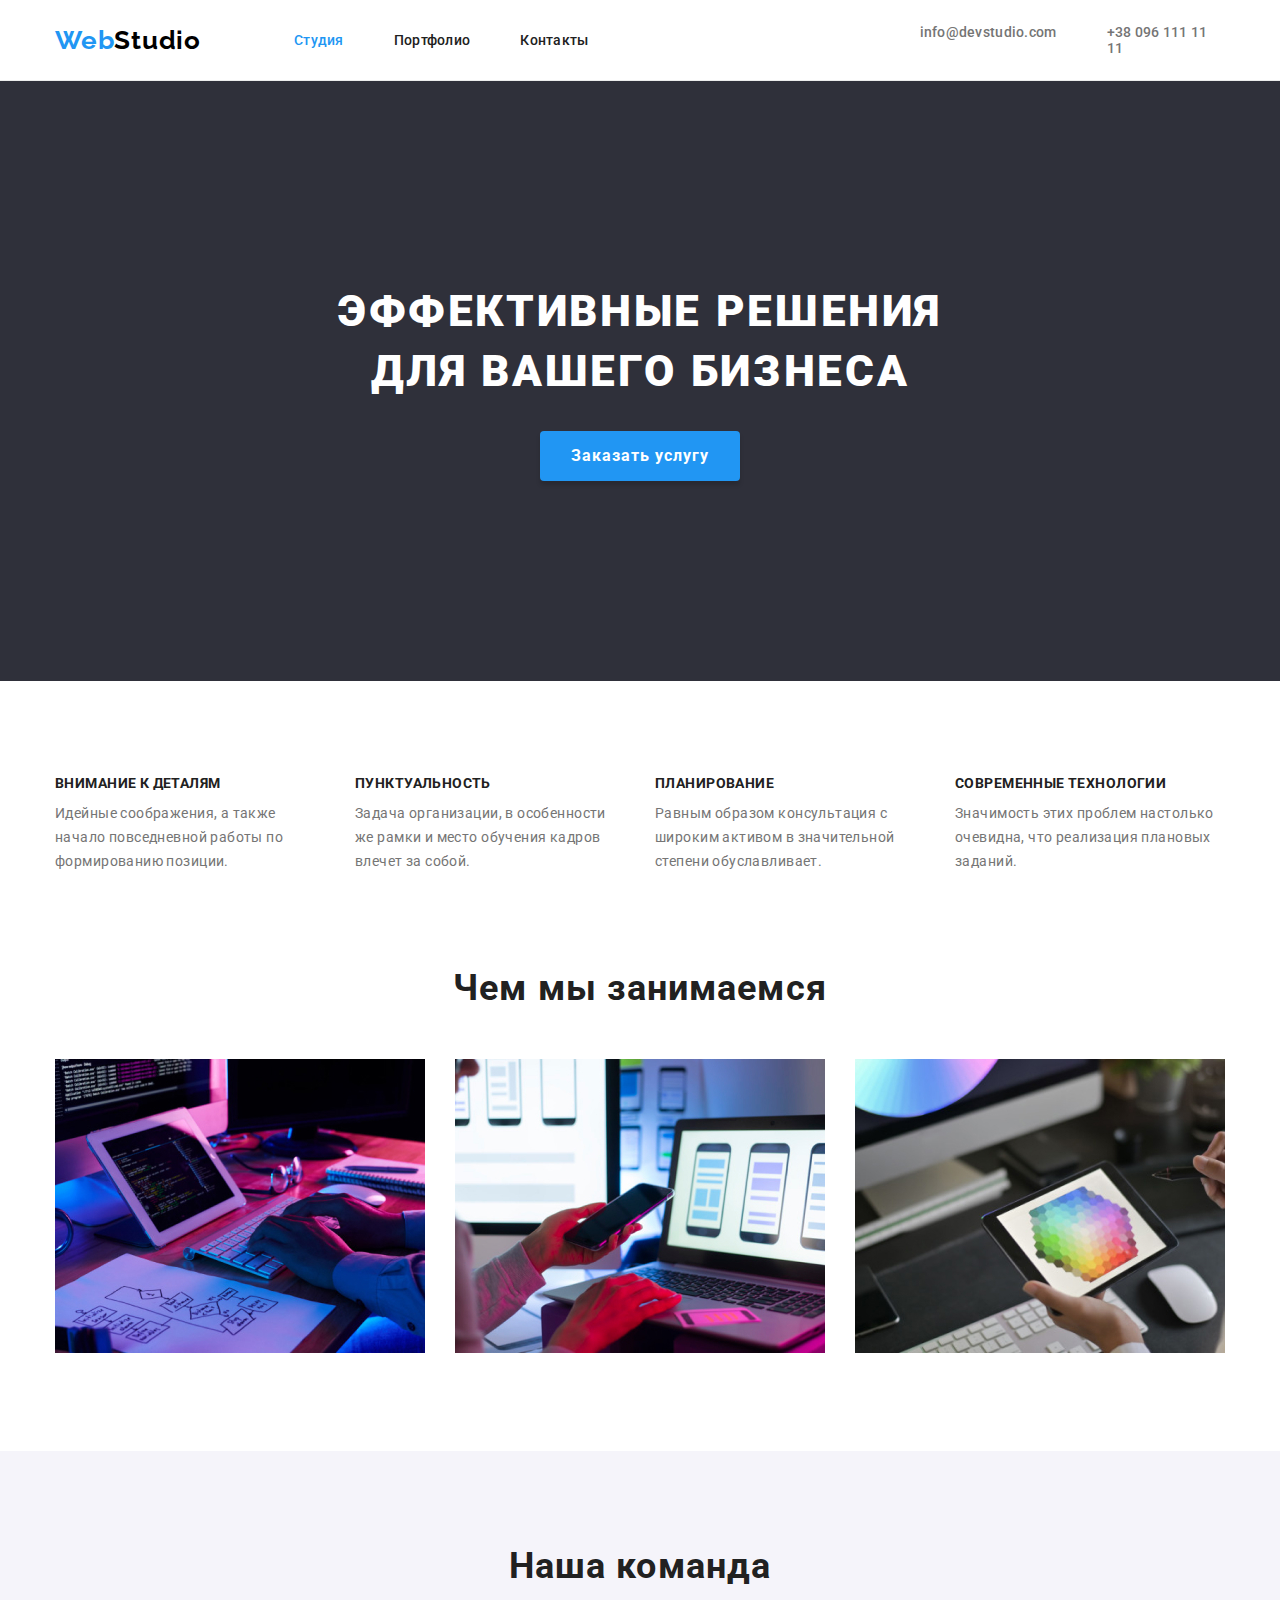
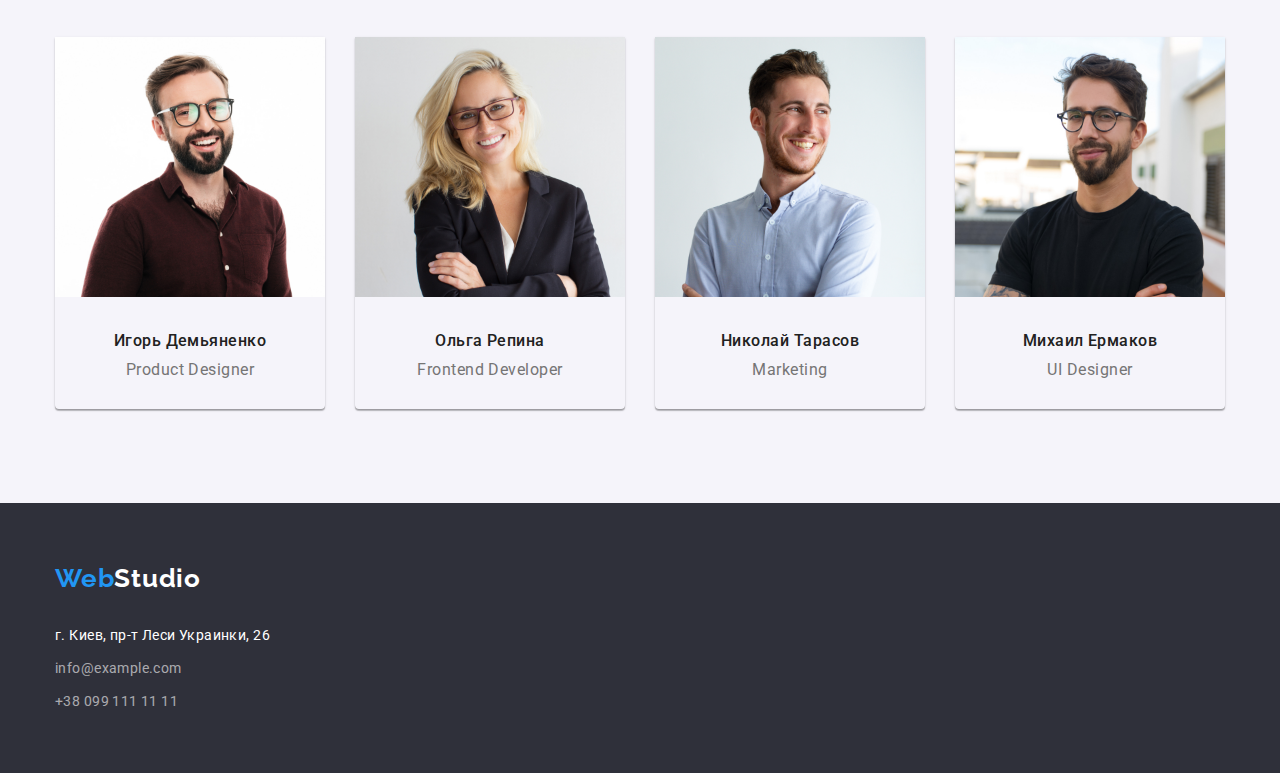
<file: index.html>
<!DOCTYPE html>
<html lang="en">

<head>
    <meta charset="UTF-8">
    <meta http-equiv="X-UA-Compatible" content="IE=edge">
    <meta name="viewport" content="width=device-width, initial-scale=1.0">
    <link rel="preconnect" href="https://fonts.googleapis.com">
    <link rel="preconnect" href="https://fonts.gstatic.com" crossorigin>
    <link
        href="https://fonts.googleapis.com/css2?family=Raleway:wght@700&family=Roboto:wght@400;500;700;900&display=swap"
        rel="stylesheet">
    <link rel="stylesheet"
        href="https://cdnjs.cloudflare.com/ajax/libs/modern-normalize/1.1.0/modern-normalize.min.css">
    <link rel="stylesheet" href="./css/styles.css">
    <title>WebStudio</title>


</head>

<body>
    <header class="header">
        <div class="header-content container">
            <nav class="navbar">
                <a class="logo-link " href="./index.html"><span class="logo-section">Web</span>Studio</a>
                <ul class="navbar-list">
                    <li class="navbar-list-items list"><a class="navbar-link link current" href="/index.html">Студия</a>
                    </li>
                    <li class="navbar-list-items list"><a class="navbar-link link" href="./portfolio.html">Портфолио</a>
                    </li>
                    <li class="navbar-list-items list"><a class="navbar-link link" href="">Контакты</a></li>
                </ul>
            </nav>
            <ul class="feedback-list">
                <li class="navbar-feedback list"><a class="navbar-link link"
                        href="mailto:info@devstudio.com">info@devstudio.com</a>
                </li>
                <li class="navbar-feedback list"><a class="navbar-link link" href="tel:+380961111111">+38 096 111 11
                        11

                    </a>
                </li>
            </ul>
        </div>
    </header>

    <main class="main">
        <section class="hero ">
            <h1 class="hero-title"> ЭФФЕКТИВНЫЕ РЕШЕНИЯ ДЛЯ ВАШЕГО БИЗНЕСА</h1>
            <button type="button" class="hero-button"> <span class="hero-text">Заказать услугу</span>
            </button>
        </section>
        <!-- about us-->
        <section class="section">
            <div class=" container">
                <ul class="about-list">
                    <li class="about-list-items list">
                        <h3 class="about-section">ВНИМАНИЕ К ДЕТАЛЯМ</h3>
                        <p class="about-text">Идейные соображения, а также начало повседневной работы по формированию
                            позиции.</p>
                    </li>
                    <li class="about-list-items list">
                        <h3 class="about-section">ПУНКТУАЛЬНОСТЬ</h3>
                        <p class="about-text">Задача организации, в особенности же рамки и место обучения кадров влечет
                            за
                            собой. </p>
                    </li>
                    <li class="about-list-items list">
                        <H3 class="about-section">ПЛАНИРОВАНИЕ</H3>
                        <p class="about-text">Равным образом консультация с широким активом в значительной степени
                            обуславливает. </p>
                    </li>
                    <li class="about-list-items list">
                        <h3 class="about-section">СОВРЕМЕННЫЕ ТЕХНОЛОГИИ</h3>
                        <p class="about-text">Значимость этих проблем настолько очевидна, что реализация плановых
                            заданий.
                        </p>
                    </li>
                </ul>
            </div>
        </section>
        <!--What are we doing-->
        <section class="what-doing section">
            <div class=" container">
                <h2 class="section-title">Чем мы занимаемся</h2>
                <ul class="section-list">
                    <li class="section-photo list"><img src="images/desktop.jpg" width="370" height="294"
                            alt="рабочий стол"></img></li>
                    <li class="section-photo list"><img src="images/mobile-development.jpg " width="370" height="294"
                            alt="мобильная разработка">
                        </img></li>
                    <li class="section-photo list"><img src="images/tablet.jpg " width="370" height="294"
                            alt="планшет"></img></li>
                </ul>
            </div>
        </section>
        <!--Team-->
        <section class="team-section section ">
            <div class="container">
                <h2 class="team-people">Наша команда</h2>
                <ul class="team-list">
                    <li class="team-person-title list">
                        <img src="images/igor.jpg " width="270" height="260" alt="Игорь Демьяненко"></img>
                        <div class="activity">
                            <h3 class="team-people-list">Игорь Демьяненко</h3>
                            <p class="team-job-title">Product Designer</p>
                        </div>
                    </li>
                    <li class="team-person-title list">
                        <img src="images/olga.jpg" width="270" height="260" alt="Ольга Репина"></img>
                        <div class="activity">
                            <h3 class="team-people-list">Ольга Репина</h3>
                            <p class="team-job-title">Frontend Developer</p>
                        </div>
                    </li>
                    <li class="team-person-title list">
                        <img src="images/nikolay.jpg" width="270" height="260" alt="Николай Тарасов"></img>
                        <div class="activity">
                            <h3 class="team-people-list">Николай Тарасов</h3>
                            <p class="team-job-title">Marketing</p>
                        </div>
                    </li>
                    <li class="team-person-title list">
                        <img src="images/misha.jpg" width="270" height="260" alt="Михаил Ермаков"></img>
                        <div class="activity">
                            <h3 class="team-people-list">Михаил Ермаков</h3>
                            <p class="team-job-title">UI Designer</p>
                        </div>
                    </li>
                </ul>
            </div>
        </section>
    </main>
    <footer class="footer ">
        <div class="container">
            <a class="footer-logo link" href="https://./index.html" target="_blank" rel="noopener noreferrer">
                <span class="footer-logo-section">Web</span>Studio</a>
            <address>
                <ul class="footer-nav">
                    <li class="adress-list list"><a class="ardess-position link "
                            href="https://goo.gl/maps/Vx1k762oTrEUdPKi6" rel="noopener noreferrer ">
                            г. Киев, пр-т Леси
                            Украинки, 26</a></li>
                    <li class="adress-list list"><a class="footer-feedback link "
                            href="mailto:info@example.com">info@example.com</a></li>
                    <li class="adress-list list"><a class="footer-feedback link " href="tel:+380991111111">+38 099 111
                            11
                            11</a></li>
                </ul>
            </address>
        </div>
    </footer>
</body>

</html>
</file>
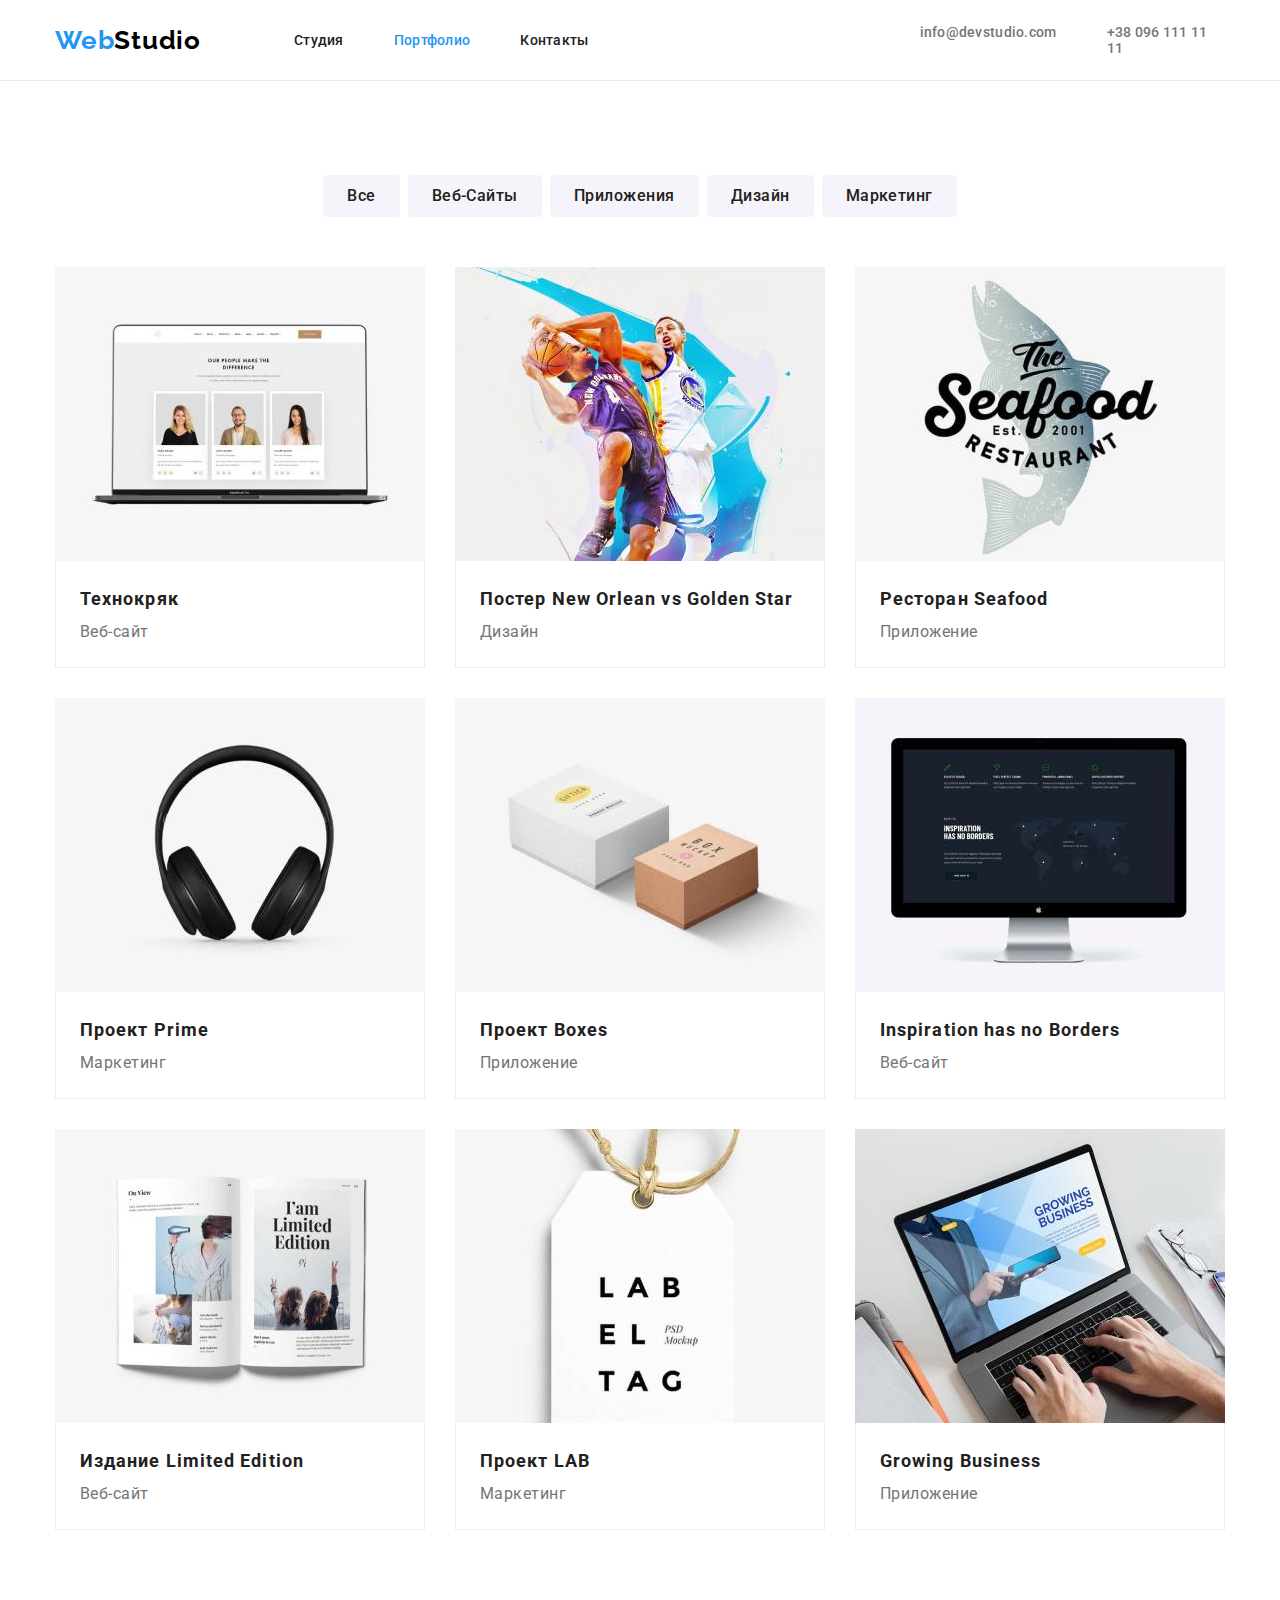
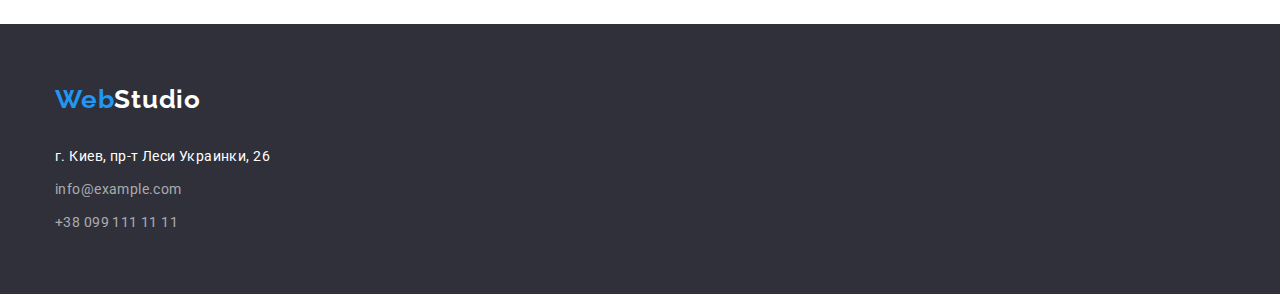
<file: portfolio.html>
<!DOCTYPE html>
<html lang="en">

<head>
    <meta charset="UTF-8" />
    <meta http-equiv="X-UA-Compatible" content="IE=edge" />
    <meta name="viewport" content="width=device-width, initial-scale=1.0" />
    <link rel="preconnect" href="https://fonts.googleapis.com" />
    <link rel="preconnect" href="https://fonts.gstatic.com" crossorigin />
    <link
        href="https://fonts.googleapis.com/css2?family=Raleway:wght@700&family=Roboto:wght@400;500;700;900&display=swap"
        rel="stylesheet" />
    <link rel="stylesheet"
        href="https://cdnjs.cloudflare.com/ajax/libs/modern-normalize/1.1.0/modern-normalize.min.css" />
    <link rel="stylesheet" href="./css/styles.css" />
    <title>Portfolio</title>
</head>

<body>
    <header class="header ">
        <div class="header-content container">
            <nav class="navbar">
                <a class="logo-link" href="./index.html"><span class="logo-section">Web</span>Studio</a>
                <ul class="navbar-list">
                    <li class="navbar-list-items list">
                        <a class="navbar-link link" href="./index.html">Студия</a>
                    </li>
                    <li class="navbar-list-items list">
                        <a class="navbar-link current link" href="./portfolio.html">Портфолио</a>
                    </li>
                    <li class="navbar-list-items list"><a class="navbar-link link" href="">Контакты</a></li>
                </ul>
            </nav>
            <ul class="feedback-list">
                <li class="navbar-feedback list">
                    <a class="navbar-link link" href="mailto:info@devstudio.com">info@devstudio.com</a>
                </li>
                <li class="navbar-feedback list">
                    <a class="navbar-link link" href="tel:+380961111111">+38 096 111 11 11 </a>
                </li>
            </ul>
        </div>
    </header>
    <main>
        <!-- Filtr -->
        <section class="section">
            <div class="container">
                <ul class="filter-section">
                    <li class="filter-list list">
                        <button class="filtr-button" type="button">Все</button>
                    </li>
                    <li class="filter-list list">
                        <button class="filtr-button" type="button">Веб-Сайты</button>
                    </li>
                    <li class="filter-list list">
                        <button class="filtr-button" type="button">Приложения</button>
                    </li>
                    <li class="filter-list list">
                        <button class="filtr-button" type="button">Дизайн</button>
                    </li>
                    <li class="filter-list list">
                        <button class="filtr-button" type="button">Маркетинг</button>
                    </li>
                </ul>
                <!-- Projects list -->
                <ul class="project-list">
                    <li class="filtr-items list ">
                        <img class="project-photo link" src="./images/tehno.jpg" alt="ТехноКряк" />
                        <div class="filtr-container ">
                            <h2 class="project-list-title">Технокряк</h2>
                            <p class="project-list-categories">Веб-сайт</p>
                        </div>
                    </li>
                    <li class="filtr-items list">
                        <img class="project-photo link" src="./images/poster.jpg" alt="ТехноКряк" />
                        <div class="filtr-container">
                            <h2 class="project-list-title">Постер New Orlean vs Golden Star</h2>
                            <p class="project-list-categories">Дизайн</p>
                        </div>
                    </li>
                    <li class="filtr-items list">
                        <img class="project-photo link" src="./images/seafood.jpg" alt="ТехноКряк" />
                        <div class="filtr-container">
                            <h2 class="project-list-title">Ресторан Seafood</h2>
                            <p class="project-list-categories">Приложение</p>
                        </div>
                    </li>
                    <li class="filtr-items list">
                        <img class="project-photo link" src="./images/prime.jpg" alt="ТехноКряк" />
                        <div class="filtr-container">
                            <h2 class="project-list-title">Проект Prime</h2>
                            <p class="project-list-categories">Маркетинг</p>
                        </div>
                    </li>
                    <li class="filtr-items list">
                        <img class="project-photo link" src="./images/boxes.jpg" alt="ТехноКряк" />
                        <div class="filtr-container">
                            <h2 class="project-list-title">Проект Boxes</h2>
                            <p class="project-list-categories">Приложение</p>
                        </div>
                    </li>
                    <li class="filtr-items list">
                        <img class="project-photo link" src="./images/noborders.jpg" alt="ТехноКряк" />
                        <div class="filtr-container">
                            <h2 class="project-list-title">Inspiration has no Borders</h2>
                            <p class="project-list-categories">Веб-сайт</p>
                        </div>
                    </li>
                    <li class="filtr-items list">
                        <img class="project-photo link" src="./images/limited.jpg" alt="ТехноКряк" />
                        <div class="filtr-container">
                            <h2 class="project-list-title">Издание Limited Edition</h2>
                            <p class="project-list-categories">Веб-сайт</p>
                        </div>
                    </li>
                    <li class="filtr-items list">
                        <img class="project-photo link" src="./images/lab.jpg" alt="ТехноКряк" />
                        <div class="filtr-container">
                            <h2 class="project-list-title">Проект LAB</h2>
                            <p class="project-list-categories">Маркетинг</p>
                        </div>
                    </li>
                    <li class="filtr-items list">
                        <img class="project-photo link" src="./images/growing.jpg" width="370" height="294"
                            alt="ТехноКряк" />
                        <div class="filtr-container">
                            <h2 class="project-list-title">Growing Business</h2>
                            <p class="project-list-categories">Приложение</p>
                        </div>
                    </li>
                </ul>
            </div>
        </section>
    </main>
    <footer class="footer">
        <div class="container">
            <a class="footer-logo link" href="./index.html" target="_blank" rel="noopener noreferrer">
                <span class="footer-logo-section">Web</span>Studio</a>
            <address>
                <ul class="footer-nav">
                    <li class="adress-list list">
                        <a class="ardess-position link" href="https://goo.gl/maps/Vx1k762oTrEUdPKi6"
                            rel="noopener noreferrer ">
                            г. Киев, пр-т Леси Украинки, 26</a>
                    </li>
                    <li class="adress-list list">
                        <a class="footer-feedback link" href="mailto:info@example.com">info@example.com</a>
                    </li>
                    <li class="adress-list list">
                        <a class="footer-feedback link" href="tel:+380991111111">+38 099 111 11 11</a>
                    </li>
                </ul>
            </address>
        </div>
    </footer>
</body>

</html>
</file>
<file: css/styles.css>
:root {
  /*text-color*/
  --main-text-color: #212121;
  --second-text-color: #757575;
  --third-text-color: rgba(255, 255, 255, 0.6);
  --accent-color: #2196f3;
  /* fonts-family */
  --main-font: 'Roboto', sans-serif;
  --second-font: 'Raleway', sans-serif;
  /* background-color */
  --bg-dark-clr: #2f303a;
  --bg-light-clr: #f5f4fa;
}

body {
  font-family: var(--main-font);
  color: var(--main-text-color);
}

/* reset styles */
.link {
  text-decoration: none;
  color: currentColor;
}

.list {
  list-style: none;
}

h1,
h2,
h3,
h4,
h5,
h6,
ul,
ol,
p,
ul {
  margin-top: 0px;
  margin-bottom: 0px;
  padding: 0px;
}
/* Class container */
.container {
  width: 1200px;
  margin: 0 auto;
  padding-left: 15px;
  padding-right: 15px;
}
/* .SECTION STYLES */
.section {
  padding-top: 94px;
  padding-bottom: 94px;
}
/**************************
            Header
    **************************/

.header {
  border-width: 1px;
  border-bottom-style: solid;
  border-color: #ececec;
}
.current {
  color: var(--accent-color);
}
.header-content {
  display: flex;
  justify-content: center;

  align-items: center;
  padding-top: 24px;
  padding-bottom: 24px;
}
/* logo */
.logo-link:hover,
.logo-link:focus {
  color: var(--accent-color);
}

.logo-link {
  text-decoration: none;
  font-family: 'Raleway';
  font-weight: 700;
  font-size: 26px;
  line-height: calc(31 / 26);
  letter-spacing: 0.03em;
  color: #000000;
}

.logo-section {
  color: var(--accent-color);
}

/* Navbar */
.navbar {
  display: flex;
  align-items: center;
}
.navbar-list {
  margin-left: 93px;
  display: flex;
}
.navbar-list-items:hover {
  color: var(--accent-color);
}

.navbar-list-items {
  margin-right: 50px;
  display: block;
  font-family: 'Roboto';
  font-weight: 500;
  font-size: 14px;
  line-height: calc(16 / 14);
  letter-spacing: 0.02em;
  color: var(--main-text-color);
}
.navbar-list-items:last-child {
  margin-right: 0px;
}

.navbar-feedback:hover {
  color: var(--accent-color);
}
.feedback-list {
  display: flex;
}
.navbar-feedback {
  margin-left: 50px;
  margin-right: 25px;
  font-family: 'Roboto';
  font-style: normal;
  font-weight: 500;
  font-size: 14px;
  line-height: calc(16 / 14);
  letter-spacing: 0.02em;
  margin-right: 0px;
  color: var(--second-text-color);
}

.navbar-feedback:first-child {
  margin-left: 331px;
}

.navbar-link:focus {
  color: var(--accent-color);
}

/**************************
           Main
    **************************/

/* HERO */
.hero {
  background-color: var(--bg-dark-clr);
  text-align: center;
  padding-top: 200px;
  padding-bottom: 200px;
}

/* Hero-title */

.hero-title {
  margin-left: auto;
  margin-right: auto;
  font-weight: 900;
  font-size: 44px;
  line-height: calc(60 / 44);
  text-align: center;
  letter-spacing: 0.06em;
  text-transform: uppercase;
  color: #ffffff;
  width: 696px;
}

/* button */
.hero-button {
  margin-top: 30px;
  background: #2196f3;
  box-shadow: 0px 4px 4px rgba(0, 0, 0, 0.15);
  border-radius: 4px;
  cursor: pointer;
  text-align: center;
  width: 200px;
  min-height: 50px;
  border: transparent;
}

/* Text */
.hero-text {
  font-family: 'Roboto';
  font-style: normal;
  font-weight: 700;
  font-size: 16px;
  line-height: calc(30 / 16);
  align-items: center;
  text-align: center;
  letter-spacing: 0.06em;
  color: #ffffff;
}

.hero-button:hover,
.hero-button:focus {
  background: #188ce8;
  box-shadow: 0px 4px 4px rgba(0, 0, 0, 0.15);
  border-radius: 4px;
}

/* About us */

.about-list {
  display: flex;
}
.about-list:first-child {
  padding-left: 0px;
}

.about-list-items {
  padding-left: 30px;
}
.about-list-items:first-child {
  padding-left: 0px;
}
.about-section {
  margin-bottom: 10px;
  font-family: 'Roboto';
  font-weight: 700;
  font-size: 14px;
  line-height: calc(16 / 14);
  letter-spacing: 0.03em;
  text-transform: uppercase;
  text-align: left;
  color: var(--main-text-color);
}

.about-text {
  text-align: left;
  width: 270px;
  font-family: 'Roboto';
  font-size: 14px;
  line-height: calc(24 / 14);
  letter-spacing: 0.03em;
  color: var(--second-text-color);
}
/* What are we doing */

.what-doing {
  padding-top: 0px;
}
/* section-list */
.section-list {
  display: flex;

  margin-top: 50px;
}

.section-title {
  font-family: 'Roboto';
  font-weight: 700;
  font-size: 36px;
  line-height: calc(42 / 36);
  text-align: center;
  letter-spacing: 0.03em;
  color: var(--main-text-color);
}

.section-photo {
  padding-right: 30px;
  display: block;
}
.section-photo:last-child {
  padding-right: 0px;
}
/* Team */
.team-section {
  background-color: var(--bg-light-clr);
}

.team-list {
  display: flex;
}
.team-people {
  margin-bottom: 50px;
  font-family: 'Roboto';
  font-weight: 700;
  font-size: 36px;
  line-height: calc(42 / 36);
  text-align: center;
  letter-spacing: 0.03em;
}

.activity {
  padding-bottom: 30px;
  padding-top: 30px;
  text-align: center;
}
.team-people-list {
  padding-bottom: 10px;
  font-weight: 500;
  font-size: 16px;
  line-height: calc(19 / 16);
  letter-spacing: 0.03em;
  color: var(--main-text-color);
}
.team-person-title:first-child {
  margin-left: 0px;
}
.team-person-title {
  margin-left: 30px;
  font-size: 16px;
  line-height: calc(19 / 16);
  letter-spacing: 0.03em;
  color: var(--second-text-color);
  box-shadow: 0px 1px 3px rgba(0, 0, 0, 0.12), 0px 1px 1px rgba(0, 0, 0, 0.14),
    0px 2px 1px rgba(0, 0, 0, 0.2);
  border-radius: 0px 0px 4px 4px;
}
.team-job-title {
  font-weight: 400;
  font-size: 16px;
  line-height: calc(19 / 16);
  letter-spacing: 0.03em;

  color: #757575;
}
/**************************
          footer
    **************************/

.footer {
  background-color: var(--bg-dark-clr);
  padding-top: 60px;
  padding-bottom: 60px;
}

.footer-logo:hover,
.footer-logo:focus {
  color: var(--accent-color);
}

.footer-logo {
  display: inline-block;
  font-family: 'Raleway';
  font-weight: 700;
  font-size: 26px;
  line-height: calc(31 / 26);
  letter-spacing: 0.03em;
  color: #ffffff;
}
.footer-nav {
  padding-top: 20px;
}
.ardess-position {
  font-family: 'Roboto';
  font-style: normal;
  font-size: 14px;
  line-height: calc(24 / 14);
  letter-spacing: 0.03em;
  color: #ffffff;
}

.footer-feedback {
  font-family: 'Roboto';
  font-style: normal;
  font-size: 14px;
  line-height: calc(24 / 14);
  letter-spacing: 0.03em;
  color: rgba(255, 255, 255, 0.6);
}

.adress-list {
  padding-top: 9px;
}
.footer-logo-section {
  color: var(--accent-color);
}

/**************************
          Portfolio
    **************************/

/* Main content*/

/* Menu */
.filtr-button:hover,
.filtr-button:focus {
  border-color: transparent;
  background-color: var(--accent-color);
  color: #ffffff;
  box-shadow: 0px 3px 1px rgba(0, 0, 0, 0.1), 0px 1px 2px rgba(0, 0, 0, 0.08),
    0px 2px 2px rgba(0, 0, 0, 0.12);
  border-radius: 4px;
}

.filtr-button {
  padding-top: 6px;
  padding-bottom: 6px;
  padding-left: 22px;
  padding-right: 22px;
  border-color: transparent;
  background: #f5f4fa;
  border-radius: 4px;
  cursor: pointer;
  font-family: 'Roboto';
  font-weight: 500;
  font-size: 16px;
  line-height: calc(26 / 16);
  text-align: center;
  letter-spacing: 0.03em;
  color: var(--main-text-color);
}

.ilter-text {
  font-weight: 500;
  font-size: 16px;
  line-height: calc(26 / 16);
  text-align: center;
  letter-spacing: 0.03em;

  color: var(--second-text-color);
}

/* Filter */
.filter-section {
  display: flex;
  justify-content: center;
}
.filter-list {
  padding-left: 8px;
  font-weight: 500;
  font-size: 16px;
  line-height: calc(26 / 16);
  text-align: center;
  letter-spacing: 0.03em;
}
.filter-list:first-child {
  padding-left: 0px;
}

/* Project list */
.project-photo {
  display: block;
}
.project-list {
  display: flex;
  gap: 30px;
  flex-wrap: wrap;
  justify-content: center;

  margin-top: 50px;
}
.filtr-container {
  padding-top: 20px;
  padding-left: 24px;
  padding-bottom: 20px;
  border: 1px solid #eeeeee;
  border-top: none;
}

.project-list-title {
  display: inline-block;
  font-weight: 700;
  font-size: 18px;
  line-height: calc(36 / 18);
  letter-spacing: 0.06em;
  color: var(--main-text-color);
}

.project-list-categories {
  font-size: 16px;
  text-align: left;
  line-height: calc(30 / 16);
  letter-spacing: 0.03em;
  color: var(--second-text-color);
}
</file>
